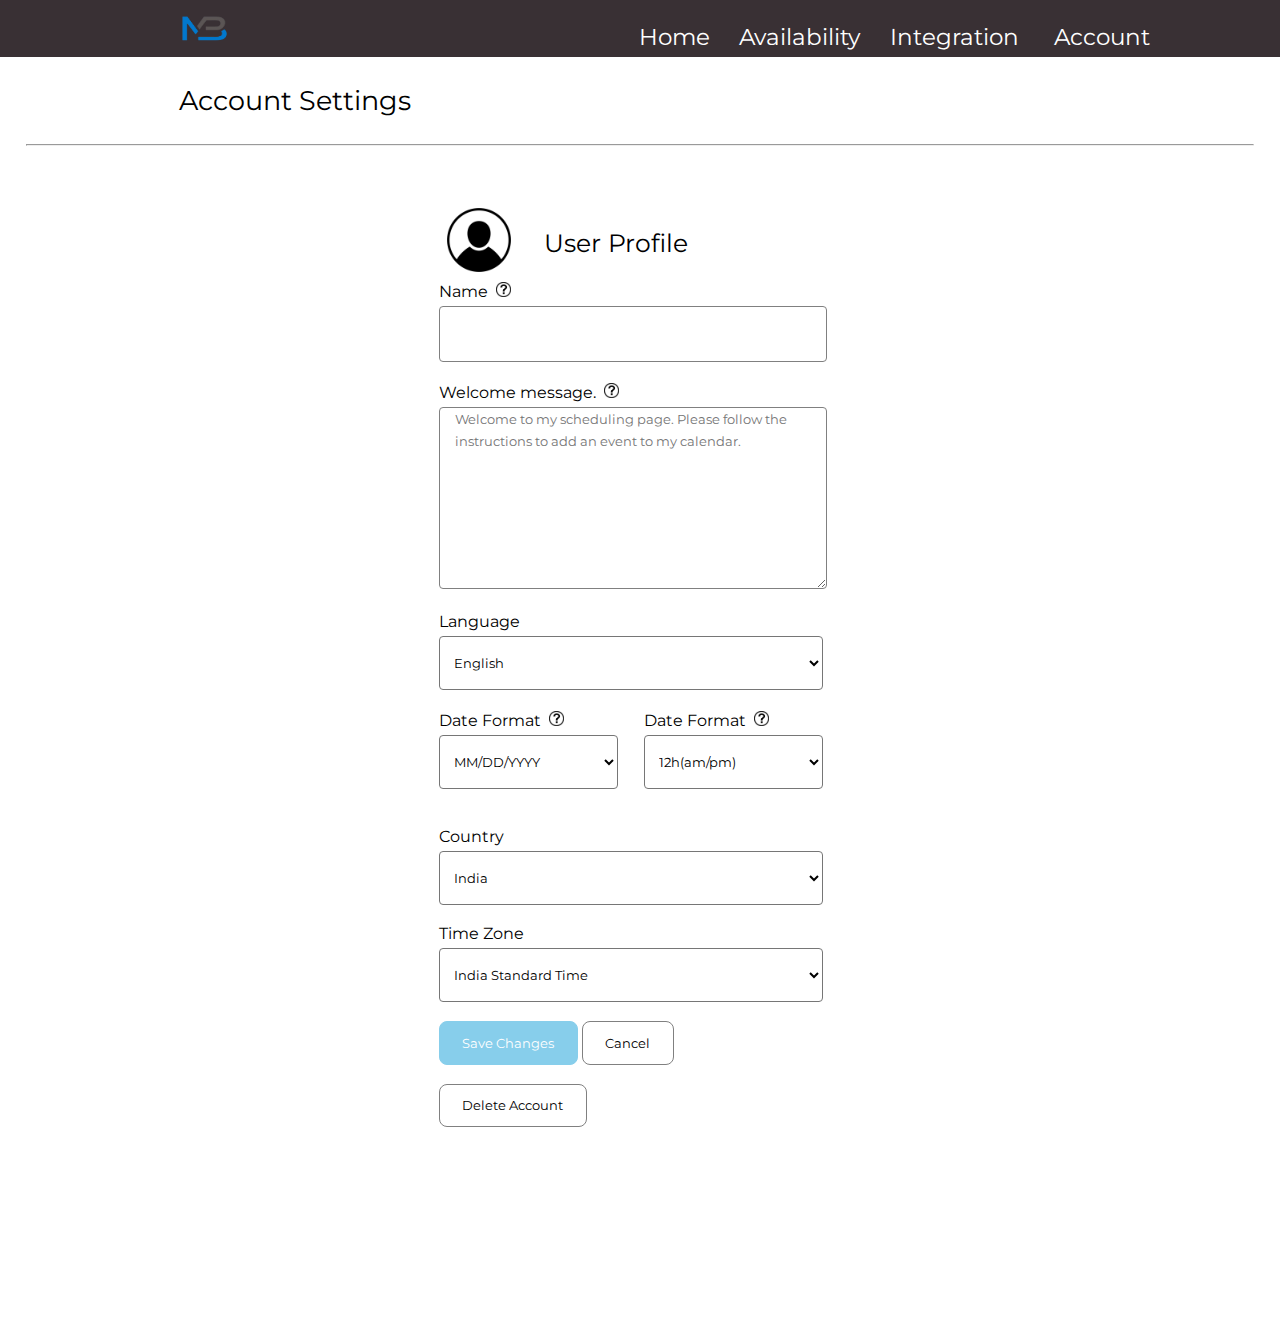
<file: acc_setting.html>
<!DOCTYPE html>
<html lang="en">
  <head>
    <meta charset="UTF-8" />
    <meta http-equiv="X-UA-Compatible" content="IE=edge" />
    <meta name="viewport" content="width=device-width, initial-scale=1.0" />
    <title>User Account</title>
    <link rel="stylesheet" href="./css/sign_header1.css" />
    <link rel="stylesheet" href="./css/acc_setting.css" />
    <script src="js/acc_setting.js"></script>
    <link rel = "icon" href =  "https://assets.calendly.com/assets/favicon-6c298004c5e8a7eb846b3a356bc6d036c1a880e5d22163f4f52a7e3d6bb12109.ico" 
    type = "image/x-icon">
    <link rel="preconnect" href="https://fonts.gstatic.com">
    <link href="https://fonts.googleapis.com/css2?family=Montserrat:wght@100;200;300;400&display=swap" rel="stylesheet">
  </head>
  <body>
    <!-- header start -->
    <div class="header-div">
      <img style="width: 50px; height: 30px"
        src="assets/logo.png"
        id="header-img"
      />
      <div class="header-btn">
        <button id="head-btn1"><a href="user.html">Home</a></button>
        <button id="head-btn1"><a href="ItemEvents.html">Availability</a></button>
        <button id="head-btn1"><a href="#">Integration</a></button>
<!--        <button id="head-btn1"><a href="#">Help</a></button>-->
        <div class="dropdown">
          <button id="head-btn1" class="dropbtn">Account</button>
          <div class="dropdown-content">
            <a href="acc_setting.html">Account Setting</a>
<!--            <a href="#"> Billing</a>-->
            <a href="ItemEvents.html">Calendar Connection</a>
<!--            <a href="#">Users</a>-->
<!--            <a href="#">Privacy And Security Setting</a>-->
<!--            <a href="#">Share your link</a>-->
            <a href="integrations.html">Apps</a>
            <hr class="clear" />
            <a href="login.html" onclick="logout()">Logout</a>
          </div>
        </div>
      </div>
    </div>
    <!-- Header ends -->
    <div id="lbl1"><label>Account Settings</label></div>
    <hr clear="both" />
    <div class="dis_para">
      <div class="acc_btn">
<!--        <button id="btn1" onclick="profile1()">Profile</button>-->
<!--        <button id="btn2" onclick="Brandling()">Branding</button>-->
<!--        <button id="btn3" onclick="link()">My Link</button>-->
<!--        <button id="btn4" onclick="Login()">Login</button>-->
      </div>
      <!--  -->
      <!--  -->
      <div class="dis_form" id="Profile" onclick="profile()" >
        <form id="form1">
          <div class="pics">
            <img src="img/profile.png" id="img1" />
            <div id="p_btn">
<!--              <button-->
<!--                style="-->
<!--                  width: 8vw;-->
<!--                  height: 6vh;-->
<!--                  border-radius: 8px;-->
<!--                  border: 1px solid skyblue;-->
<!--                  background-color: transparent;-->
<!--                  color: skyblue;-->
<!--                  cursor: pointer;-->
<!--                "-->
<!--                onclick="upload()"-->
<!--              >-->
<!--                Upload Picture-->
<!--              </button>-->
              <label style="padding-top: 10px; font-size: 25px">User Profile</label>
            </div>
          </div>
          <div>
            <label>Name</label><img src="img/question.png" id="mark1" /><br />
            <input type="text" id="name1" /><br /><br />

            <label>Welcome message.</label
            ><img src="img/question.png" id="mark1" /><br />

            <textarea
              id="msg1"
              placeholder="Welcome to my scheduling page. Please follow the instructions to add an event to my calendar."
            ></textarea
            ><br /><br />

            <label>Language</label><br />
            <select id="sel-lang">
              <option>English</option>
              <option>French</option>
              <option>Spanish</option>
              <option>German</option>
              <option>Portuguese (Brazil)</option></select
            ><br /><br />

            <div class="time-div">
              <div>
                <label>Date Format</label
                ><img src="img/question.png" id="mark1" /><br />
                <select id="data-id">
                  <option>MM/DD/YYYY</option>
                  <option>DD/MM/YYYY</option>
                </select>
              </div>

              <div style="margin-left: 2vw">
                <label>Date Format</label
                ><img src="img/question.png" id="mark1" /><br />
                <select id="data-id">
                  <option>12h(am/pm)</option>
                  <option>24h</option>
                </select>
              </div>
            </div>
            <br /><br />

            <label>Country</label><br />
            <select id="country">
              <option>India</option>
              <option>Australia</option>
              <option>UAE</option>
              <option>Srilanka</option>
              <option>Brazil</option></select
            ><br /><br />

            <label>Time Zone</label>
            <br />
            <select id="timezone">
              <option>India Standard Time</option>
              <option>Australia</option>
              <option>UAE</option>
              <option>Srilanka</option>
              <option>Brazil</option></select
            ><br /><br />

            <div style="padding-bottom: 200px">
              <button
                id="foot-btn"
                style="
                  color: white;
                  border: 1px solid skyblue;
                  background-color: skyblue;
                "
                onclick="saved()"
              >
                Save Changes
              </button>
              <button id="foot-btn" onclick="cancel()">Cancel</button>
              <br><br>

                <button id="foot-btn" onclick="deleteAcc()">
                    Delete Account
              </button>
            </div>
          </div>
        </form>
      </div>
      <!--  -->
      <!--  -->

      <!-- Branding -->

      <div class="dis_form" id="Branding" onclick="branding()" hidden>
        <label>logo<img src="img/question.png" id="mark1" /></label>
        <div style="border: 1px solid grey; height: 25vh; width: 30vw"></div>
        <button
          id="foot-btn"
          style="
            color: skyblue;
            cursor: pointer;
            margin-top: 10px;
            border: 1px solid skyblue;
          "
          onclick="saved()"
        >
          Upload Image
        </button>

        <label style="margin-left: 4vw">JPG, GIF or PNG. Max size of 5MB.</label
        ><br /><br /><br />
        <label style="cursor: pointer"
          >Calendly Branding<img src="img/question.png" id="mark1"
        /></label>
        <br /><br /><br />
        <button
          id="foot-btn"
          style="
            color: white;
            border: 1px solid skyblue;
            background-color: skyblue;
          "
          onclick="saved()"
        >
          Save Changes
        </button>
        <button id="foot-btn" onclick="cancel()">Cancel</button>
      </div>
      <!-- branding ends -->
    </div>
    <!-- Start of ChatBot (www.chatbot.com) code -->
    <script type="text/javascript">
      window.__be = window.__be || {};
      window.__be.id = "604afaec012e2e000777fe25";
      (function () {
        var be = document.createElement("script");
        be.type = "text/javascript";
        be.async = true;
        be.src =
          ("https:" == document.location.protocol ? "https://" : "http://") +
          "cdn.chatbot.com/widget/plugin.js";
        var s = document.getElementsByTagName("script")[0];
        s.parentNode.insertBefore(be, s);
      })();
    </script>
    <!-- End of ChatBot code -->
  </body>
</html>
</file>
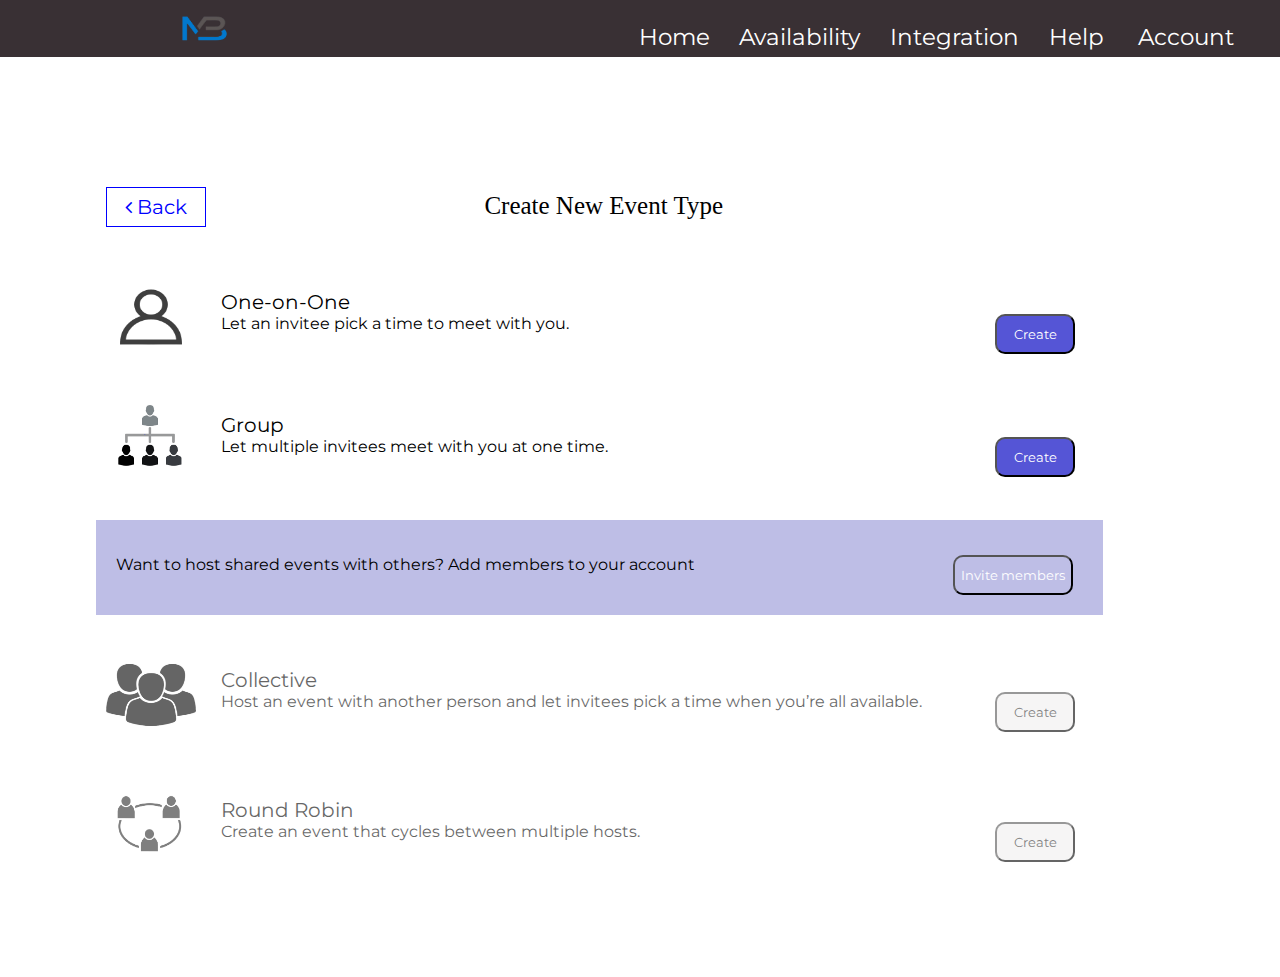
<file: eventpage.html>
<!DOCTYPE html>
<html lang="en">

<head>
    <meta charset="UTF-8">
    <meta http-equiv="X-UA-Compatible" content="IE=edge">
    <meta name="viewport" content="width=device-width, initial-scale=1.0">
    <link rel="stylesheet" href="https://cdnjs.cloudflare.com/ajax/libs/font-awesome/4.7.0/css/font-awesome.min.css">
    <link rel="stylesheet" href="./css/eventpage.css">
    <title>Document</title>
    <link rel="stylesheet" href="./css/sign_header1.css" />
    <link rel = "icon" href =  "https://assets.calendly.com/assets/favicon-6c298004c5e8a7eb846b3a356bc6d036c1a880e5d22163f4f52a7e3d6bb12109.ico" 
    type = "image/x-icon">
    <link rel="preconnect" href="https://fonts.gstatic.com">
    <link href="https://fonts.googleapis.com/css2?family=Montserrat:wght@100;200;300;400&display=swap" rel="stylesheet">
</head>

<body>
 <!-- header start -->
 <div class="header-div">
    <img
            style="height: 30px; width: 50px"
      src="assets/logo.png"
      id="header-img"
    />
    <div class="header-btn">
      <button id="head-btn1"><a href="./user.html">Home</a></button>
      <button id="head-btn1"><a href="#">Availability</a></button>
      <button id="head-btn1"><a href="#">Integration</a></button>
      <button id="head-btn1"><a href="#">Help</a></button>
      <div class="dropdown">
        <button id="head-btn1" class="dropbtn">Account</button>
        <div class="dropdown-content">
          <a href="acc_setting.html">Account Setting</a>
          <a href="#"> Billing</a>
          <a href="#">Calendar Connection</a>
          <a href="#">Users</a>
          <a href="#">Privacy And Security Setting</a>
          <a href="#">Share your link</a>
          <a href="#">Apps</a>
          <hr class="clear" />
          <a href="login.html" onclick="logout()">Logout</a>
        </div>
      </div>
    </div>
  </div>
  <!-- Header ends -->
    <div id="eve-cont">
        <div id="eve-top1">
            <button id="eve-back"><i class="fa fa-angle-left" style="color: blue"><a href="user.html" style="font-size:20px; color: blue;"> Back</a></i></button>
            <span id="eve-type">Create New Event Type</span>
        </div>

        <div id="eve-grid">
            <div id="eve-top2">
                <img src="assets/oneonone.png"
                    alt="image">
                <span class="eve-span">
                    <p>One-on-One</p>
                    Let an invitee pick a time to meet with you.
                </span>
                <button onclick="redirect()">Create</button>
            </div>



            <div id="eve-top3">
                <img src="assets/group.png"
                    alt="image">
                <span class="eve-span">
                    <p>Group</p>
                    Let multiple invitees meet with you at one time.
                </span>
                <button onclick="redirect()">Create</button>
            </div>

            <div id="eve-top4"><span>Want to host shared events with others? Add members to your account</span>
                <button id="eve-invite">Invite members</button>
            </div>

            <div id="eve-top5">
                <img src="assets/collective.png"
                    alt="image">
                <span class="eve-span">
                    <p>Collective</p>Host an event with another person and let invitees pick a time when you’re all
                    available.
                </span>
                <button class="eve-greybtn">Create</button>
            </div>


            <div id="eve-top6">
                <img src="assets/round%20robin.png"
                    alt="image">
                <span class="eve-span">
                    <p>Round Robin</p>
                    Create an event that cycles between multiple hosts.
                </span>
                <button>Create</button>
            </div>



        </div>
    </div>
    <script type="text/javascript" src="./js/form.js"></script>
<!-- Start of ChatBot (www.chatbot.com) code -->
<script type="text/javascript">
    window.__be = window.__be || {};
    window.__be.id = "604afaec012e2e000777fe25";
    (function () {
      var be = document.createElement("script");
      be.type = "text/javascript";
      be.async = true;
      be.src =
        ("https:" == document.location.protocol ? "https://" : "http://") +
        "cdn.chatbot.com/widget/plugin.js";
      var s = document.getElementsByTagName("script")[0];
      s.parentNode.insertBefore(be, s);
    })();
  </script>
  <!-- End of ChatBot code -->
</body>

</html>
</file>
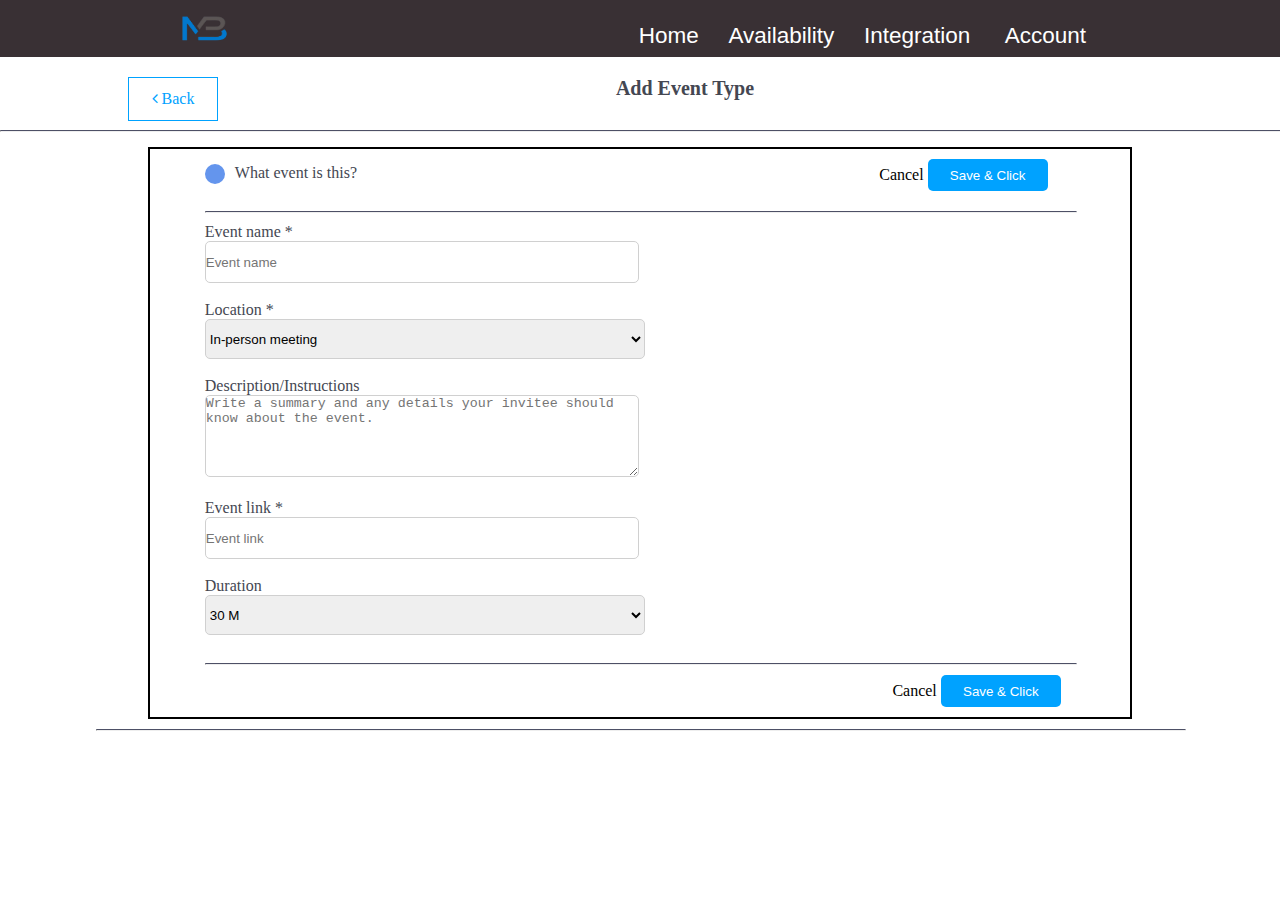
<file: form.html>
<!DOCTYPE html>
<html lang="en">
<head>
    <meta charset="UTF-8">
    <meta http-equiv="X-UA-Compatible" content="IE=edge">
    <meta name="viewport" content="width=device-width, initial-scale=1.0">
    <link rel="preconnect" href="https://fonts.gstatic.com">
    <link href="https://fonts.googleapis.com/css2?family=Montserrat:wght@100;200;300;400&display=swap" rel="stylesheet">
    <title>Calendly</title>
    <link rel="stylesheet" href="./css/form.css">
    <link rel="stylesheet" href="https://cdnjs.cloudflare.com/ajax/libs/font-awesome/4.7.0/css/font-awesome.min.css">
    <link rel = "icon" href =  "https://assets.calendly.com/assets/favicon-6c298004c5e8a7eb846b3a356bc6d036c1a880e5d22163f4f52a7e3d6bb12109.ico" 
    type = "image/x-icon">
    <link rel="stylesheet" href="./css/sign_header1.css" />
</head>
<body>
     <!-- header start -->
 <div class="header-div">
    <img style="height: 30px; width: 50px"
      src="assets/logo.png"
      id="header-img"
    />
    <div class="header-btn">
      <button id="head-btn1"><a href="./user.html">Home</a></button>
      <button id="head-btn1"><a href="ItemEvents.html">Availability</a></button>
      <button id="head-btn1"><a href="integrations.html">Integration</a></button>
<!--      <button id="head-btn1"><a href="#">Help</a></button>-->
      <div class="dropdown">
        <button id="head-btn1" class="dropbtn">Account</button>
        <div class="dropdown-content">
          <a href="acc_setting.html">Account Setting</a>
          <a href="#"> Billing</a>
          <a href="#">Calendar Connection</a>
          <a href="#">Users</a>
          <a href="#">Privacy And Security Setting</a>
          <a href="#">Share your link</a>
          <a href="#">Apps</a>
          <hr class="clear" />
          <a href="login.html" onclick="logout()">Logout</a>
        </div>
      </div>
    </div>
  </div>
  <!-- Header ends -->
  <div id="top_cont">
    <button id="back_button"><i class="fa fa-angle-left"> Back</i></button>
    <h1>Add Event Type</h1>
</div>
<hr class="clear">
    <main>
        
        <div id="form_container">
            <div id="form_top">
                <div id="round_color"></div>
                <p>What event is this?</p>       
                <div class="save_cont">
                    <a href="./user.html">Cancel</a>
                    <button  id="save_click2">Save & Click</button>
                </div>
            </div>
            <hr>
            <div>
                <label for="event_name">Event name *</label><br>
                <input id="event_name" type="text" placeholder="Event name"><br><br>
                <label for="Location">Location *</label><br>
                <select name="select" id="Location">
                    <option value="In-person meeting">In-person meeting</option>
                    <option value="Phone call">Phone call</option>
                    <option value="Google Meet">Google Meet</option>
                    <option value="Zoom">Zoom</option>
                    <option value="Microsoft Teams">Microsoft Teams</option>
                    <option value="GoToMeeting">GoToMeeting</option>
                    <option value="Custom">Custom</option>
                    <option value="Ask Invitee">Ask Invitee</option>
                </select><br><br>
                <label for="event_name">Description/Instructions</label><br>
                <textarea id="desc_box" type="text" placeholder="Write a summary and any details your invitee should know about the event."></textarea><br><br>
                <label for="event_link">Event link *</label><br>
                <input type="text" id="event_link" placeholder="Event link"><br><br>
                <label for="time_duration">Duration</label><br>
                <select name="duration" id="time_duration">
                    <option value="30 M">30 M</option>
                    <option value="1 Hr">1 Hr</option>
                    <option value="1.30 Hr">1.30 Hr</option>
                    <option value="2.00 Hr">2.00 Hr</option>
                </select><br><br>
            </div>
            <hr>
            <div class="save_cont">
                <a href="./user.html">Cancel</a>
                <button  id="save_click">Save & Click</button>
            </div>
        </div>
        <hr>
    </main>
    <script type="text/javascript" src="./js/form.js"></script>
    <!-- Start of ChatBot (www.chatbot.com) code -->
    <script type="text/javascript">
        window.__be = window.__be || {};
        window.__be.id = "604afaec012e2e000777fe25";
        (function () {
          var be = document.createElement("script");
          be.type = "text/javascript";
          be.async = true;
          be.src =
            ("https:" == document.location.protocol ? "https://" : "http://") +
            "cdn.chatbot.com/widget/plugin.js";
          var s = document.getElementsByTagName("script")[0];
          s.parentNode.insertBefore(be, s);
        })();
      </script>
      <!-- End of ChatBot code -->
</body>
</html>
</file>
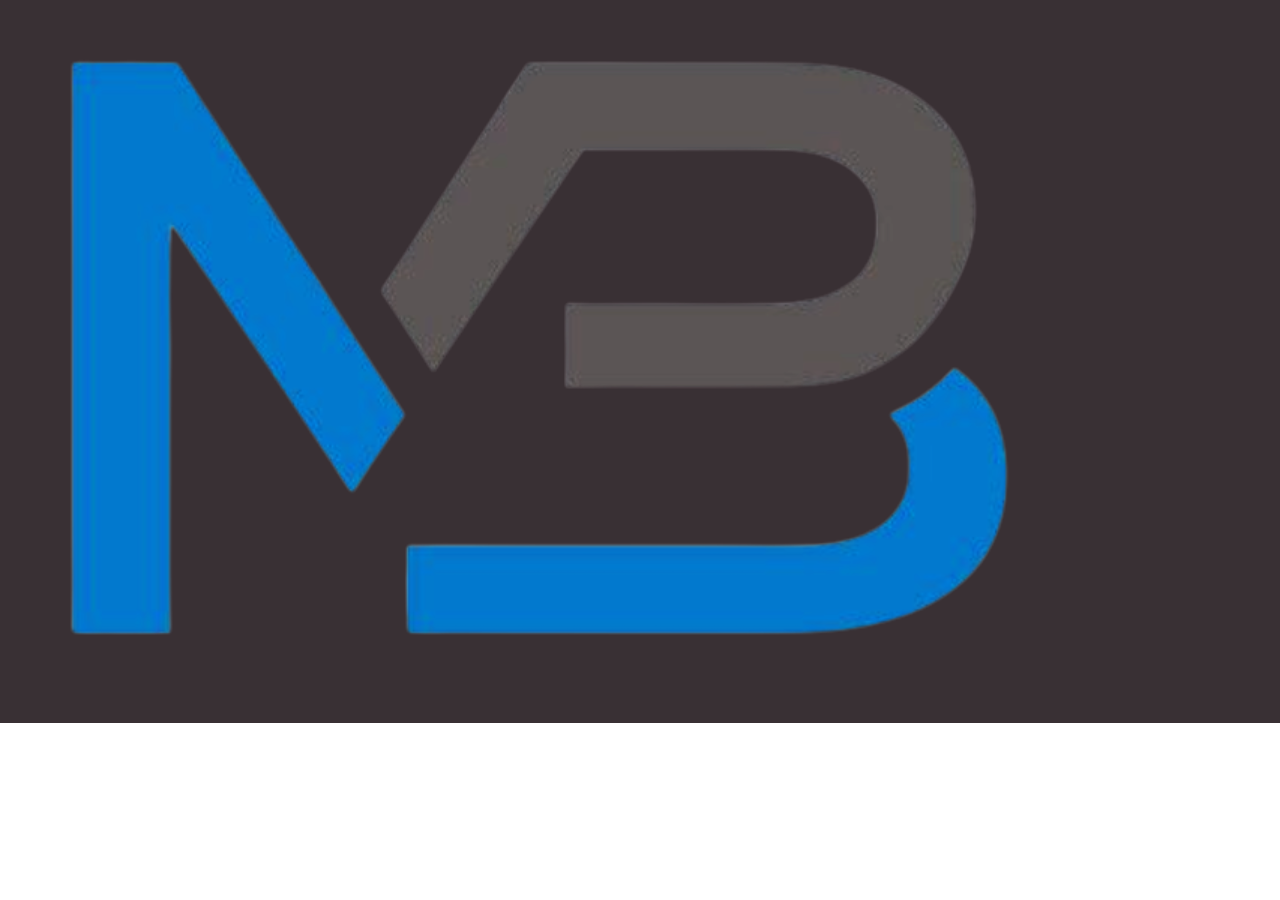
<file: home.html>
<!DOCTYPE html>
<html lang="en">
  <head>
    <meta charset="UTF-8" />
    <meta http-equiv="X-UA-Compatible" content="IE=edge" />
    <meta name="viewport" content="width=device-width, initial-scale=1.0" />
    <title>Header</title>
    <link rel="stylesheet" href="./css/sign_header1.css" />
    <link rel = "icon" href =  "https://assets.calendly.com/assets/favicon-6c298004c5e8a7eb846b3a356bc6d036c1a880e5d22163f4f52a7e3d6bb12109.ico" 
    type = "image/x-icon">
    <link rel="preconnect" href="https://fonts.gstatic.com">
    <link href="https://fonts.googleapis.com/css2?family=Montserrat:wght@100;200;300;400&display=swap" rel="stylesheet">
  </head>
  <body>
    <div class="header-div">
      <img
        src="assets/logo.png"
      />
      <div class="header-btn">
        <button id="head-btn1"><a href="#">Home</a></button>
        <button id="head-btn1"><a href="#">Availability</a></button>
        <button id="head-btn1"><a href="#">Integration</a></button>
        <button id="head-btn1"><a href="#">Help</a></button>
        <div class="dropdown">
          <button id="head-btn1" class="dropbtn">Account</button>
          <div class="dropdown-content">
            <a href="acc_setting.html">Account Setting</a>
            <a href="#"> Billing</a>
            <a href="#">Calendar Connection</a>
            <a href="#">Users</a>
            <a href="#">Privacy And Security Setting</a>
            <a href="#">Share your link</a>
            <a href="#">Apps</a>
            <hr class="clear" />
            <a href="./index.html">Logout</a>
          </div>
        </div>
      </div>
    </div>
  </body>
</html>
</file>
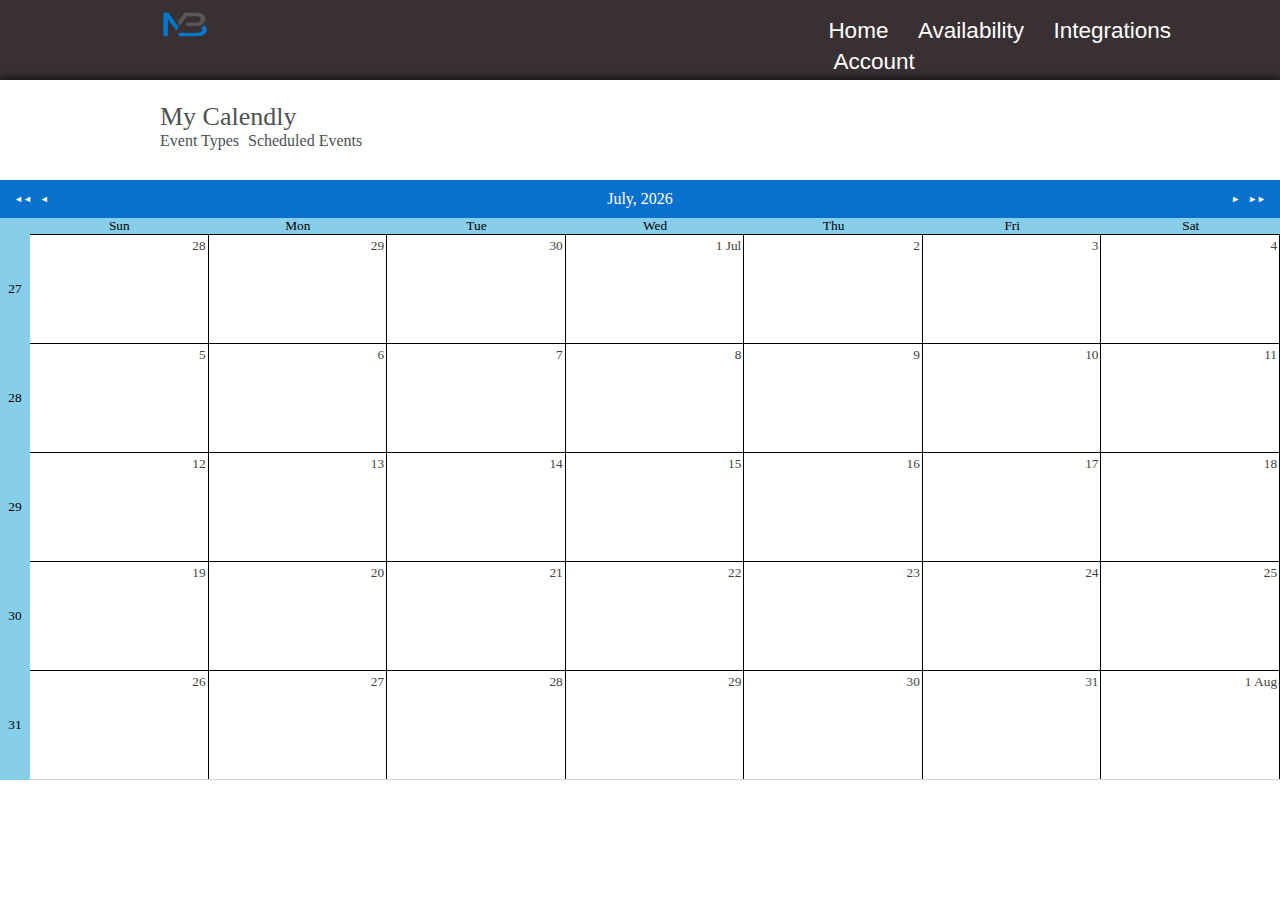
<file: ItemEvents.html>
<!DOCTYPE html>
<html lang="en">

<head>
    <meta charset="UTF-8">
    <meta http-equiv="X-UA-Compatible" content="IE=edge">
    <meta name="viewport" content="width=device-width, initial-scale=1.0">
    <link rel="preconnect" href="https://fonts.gstatic.com">
    <link href="https://fonts.googleapis.com/css2?family=Montserrat:wght@100;200;300;400&display=swap" rel="stylesheet">
    <title>Calendly</title>
    <link rel="stylesheet" href="./css/sky.css">
    <link rel="stylesheet" href="https://cdnjs.cloudflare.com/ajax/libs/font-awesome/4.7.0/css/font-awesome.min.css">
    <link rel = "icon" href =  "https://assets.calendly.com/assets/favicon-6c298004c5e8a7eb846b3a356bc6d036c1a880e5d22163f4f52a7e3d6bb12109.ico"
          type = "image/x-icon">
    <link rel="stylesheet" href="./css/sign_header1.css" />
    <link rel="stylesheet" href="./css/footer.css">

</head>

<body>
<!-- header start -->
<div class="header-div">
    <img style="padding-left: 160px; height: 30px; width: 50px; padding-top: 10px; padding-right: 210px"
         src="assets/logo.png"
         alt=""
    />
    <div class="header-btn">
        <button id="head-btn1"><a href="./user.html">Home</a></button>
        <button id="head-btn1"><a href="ItemEvents.html">Availability</a></button>
        <button id="head-btn1"><a href="integrations.html">Integrations</a></button>
        <!--      <button id="head-btn1"><a href="#">Help</a></button>-->
        <div class="dropdown">
            <button id="head-btn1" class="dropbtn">Account</button>
            <div class="dropdown-content">
                <a href="acc_setting.html">Account Setting</a>
                <!--          <a href="#"> Billing</a>-->
                <a href="ItemEvents.html">Calendar Connection</a>
                <!--          <a href="#">Users</a>-->
                <!--          <a href="#">Privacy And Security Setting</a>-->
                <!--          <a href="#">Share your link</a>-->
                <a href="integrations.html">Apps</a>
                <hr class="clear" />
                <a href="index.html" onclick="logout()">Logout</a>
            </div>
        </div>
    </div>
</div>
<!-- Header ends -->
<main>
    <div id="top_cont" style="padding-left: 160px">
        <p>My Calendly</p>
<!--        <button id="create">+ Create</button>-->
        <div id="links">
            <a href="user.html" style="padding-right: 5px; color: #4d5055">Event Types</a>
            <a href="ItemEvents.html" style="color: #4d5055">Scheduled Events</a>
            <!--                <a href="#">Workflows</a>-->

        </div>
    </div>
</main>


    <div id="calendar" style="height: 600px; width: 100%"></div>
    <div id="alrt" style="margin-left: 45%"></div>

    <script src="./js/MindFusion.Scheduling.js" type="text/javascript"></script>
    <script src="./js/ItemEvents.js" type="text/javascript"></script>
</body>
</html>
</file>
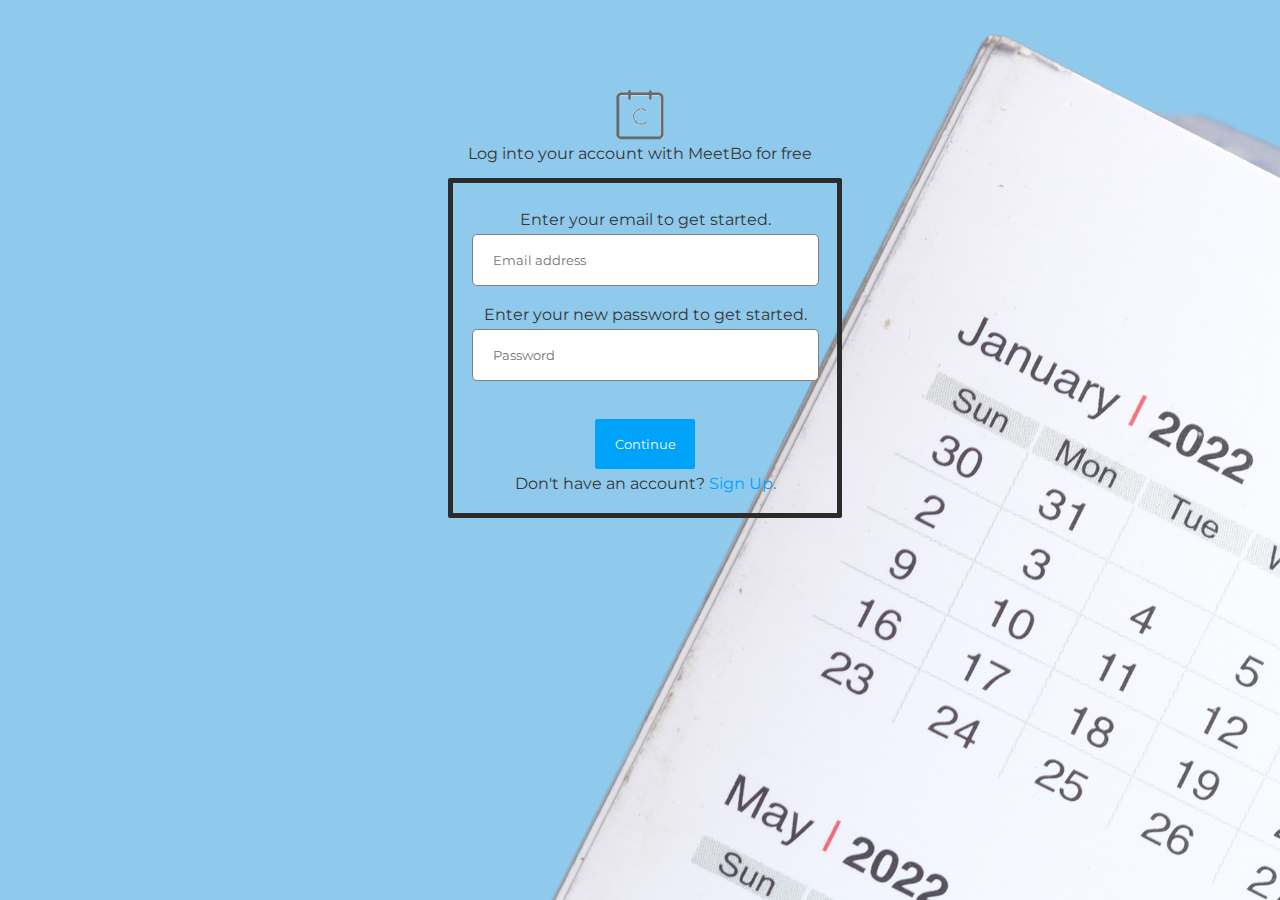
<file: login.html>
<!DOCTYPE html>
<html lang="en">
  <head>
    <meta charset="UTF-8" />
    <meta http-equiv="X-UA-Compatible" content="IE=edge" />
    <meta name="viewport" content="width=device-width, initial-scale=1.0" />
    <title>Log in</title>
    <script src="js/login.js"></script>
    <link rel="stylesheet" href="css/login.css" />
    <link rel = "icon" href =  "https://assets.calendly.com/assets/favicon-6c298004c5e8a7eb846b3a356bc6d036c1a880e5d22163f4f52a7e3d6bb12109.ico" 
    type = "image/x-icon">
    <link rel="preconnect" href="https://fonts.gstatic.com">
    <link href="https://fonts.googleapis.com/css2?family=Montserrat:wght@100;200;300;400&display=swap" rel="stylesheet">
  </head>
  <body style="background-image: url('assets/background.png')">
    <div class="pages">
      <img src="img/logo.png" />
      <p>Log into your account with MeetBo for free</p>
    </div>
    <div class="page" style="text-align: center">
      <p style="padding-bottom: 5px">Enter your email to get started.</p>
      <input
        type="text"
        placeholder="Email address"
        id="email"
      />
      <br><br>
      <p style="padding-bottom: 5px">Enter your new password to get started.</p>
      <input type="password" placeholder="Password" id="password" />
      <br /><br /><br />
      <button id="btn1" onclick="submit()">Continue</button>
      <p style="padding-top: 5px">Don't have an account? <a href="signup.html" style="color: #00A2FF;">Sign Up.</a></p>
    </div>
<!--    <div class="dropdown">-->
<!--      <button onclick="myFunction()" class="dropbtn">-->
<!--        English <i class="arrow down"></i>-->
<!--      </button>-->
<!--      <div id="myDropdown" class="dropdown-content">-->
<!--        <a href="#">Deautch</a>-->
<!--        <a href="#">Portugues (Brazil)</a>-->
<!--        <a href="#">Francias</a>-->
<!--      </div>-->
<!--    </div>-->
  </body>
</html>
</file>
<file: css/sign_header1.css>
* {
  padding: 0%;
  margin: 0%;
}
.header-div {
  background-color: #393034;
  display: flex;
  flex-direction: row;
}
#header-img {
  padding-top: 1.5vh;
  padding-bottom: 1.5vh;
  padding-left: 14vw;
  height: 35px;
  width: 35px;
}
.header-btn {
  padding-top: 2vh;
  margin-left: 30vw;
}
#head-btn1 {
  background-color: transparent;
  border: none;
  margin-left: 2vw;
  font-size: 2.5vh;
}
.dropbtn {
  background-color: #4caf50;
  color: white;
  padding: 5px;
  font-size: 16px;
  border-radius: 5px;
}
.dropdown {
  position: relative;
  display: inline-block;
}
.dropdown-content {
  display: none;
  border-radius: 5px;
  position: absolute;
  background-color: #f1f1f1;
  min-width: 250px;
  box-shadow: 0px 8px 16px 0px rgba(0, 0, 0, 0.2);
  z-index: 1;
}

.dropdown-content a {
  color: black;
  padding: 12px 16px;
  text-decoration: none;
  display: block;
}

.dropdown-content a:hover {
  background-color: #ddd;
}

.dropdown:hover .dropdown-content {
  display: block;
}

.dropdown:hover .dropbtn {
  background-color: #3e8e41;
}
a {
  text-decoration: none;
  color: white;
}
</file>
<file: css/acc_setting.css>
* {
  margin: 0%;
  padding: 0%;
  font-family: 'Montserrat', sans-serif;
}
#lbl1 {
  margin-top: 3vh;
  font-size: 3vh;
  margin-left: 14vw;
  padding-bottom: 3vh;
}
hr {
  margin-left: 2vw;
  margin-right: 2vw;
  border: 0.1px thin grey;
}
.display1 {
  display: none;
}
.dis_para {
  display: flex;
  flex-direction: row;
  width: 90vw;
}
.acc_btn {
  margin-left: 13vw;
  display: flex;
  flex-direction: column;
  width: 10vw;
  margin-top: 3vh;
}
#btn1,
#btn2,
#btn3,
#btn4 {
  height: 6vh;
  width: 20vh;
  margin-top: 1vh;
  background-color: transparent;
  border: none;
  cursor: pointer;
  text-align: left;
}
.dis_form {
  width: 60vw;
  margin-top: 4vh;
  margin-left: 10vw;
  padding-top: 2vh;
  padding-left: 2vw;
}
#img1 {
  width: 80px;
  height: 80px;
  border-radius: 200px;
  cursor: pointer;
}
.pics {
  display: flex;
  flex-direction: row;
}
#mark1 {
  width: 15px;
  padding-top: 2px;
  padding-left: 8px;
}
#p_btn {
  display: flex;
  flex-direction: column;
  margin-left: 2vw;
  margin-top: 2vh;
}
#name1 {
  width: 29vw;
  height: 6vh;
  border-radius: 4px;
  padding-left: 15px;
  background-color: transparent;
  border: 1px solid grey;
  margin-top: 5px;
}

textarea {
  width: 29vw;
  height: 20vh;
  border-radius: 4px;
  padding-left: 15px;
  background-color: transparent;
  border: 1px solid grey;
  margin-top: 5px;
  line-height: 22px;
}
#sel-lang {
  width: 30vw;
  background-color: transparent;
  height: 6vh;
  margin-top: 5px;
  border-radius: 4px;
  padding-left: 10px;
}
.time-div {
  display: flex;
  flex-direction: row;
}
#data-id {
  width: 14vw;
  background-color: transparent;
  height: 6vh;
  margin-top: 5px;
  border-radius: 4px;
  padding-left: 10px;
}

#country {
  width: 30vw;
  background-color: transparent;
  height: 6vh;
  margin-top: 5px;
  border-radius: 4px;
  padding-left: 10px;
}

#timezone {
  width: 30vw;
  background-color: transparent;
  height: 6vh;
  margin-top: 5px;
  border-radius: 4px;
  padding-left: 10px;
}
#foot-btn {
  padding-left: 2.5vh;
  padding-right: 2.5vh;
  padding-top: 1vw;
  padding-bottom: 1vw;
  cursor: pointer;
  border-radius: 8px;
  background-color: transparent;
  border: 1px solid grey;
}
</file>
<file: css/eventpage.css>
#eve-cont{
    width: 85%;
    margin: auto;
    min-height: 800px;
    margin-top: 120px;
    
}
*{
    font-family: 'Montserrat', sans-serif;
}



#eve-top1{

    width: 90%;
    height: 60px;
    margin-bottom: 30px;
    /* margin-top: 100px; */
    /* margin: auto */

}
#eve-top1>button{
    
    width: 100px;
    height: 40px;
    padding-top: 0px;
    font-size: 20px;
    margin: 10px;

}
#eve-top1>span{
    /* float: right; */
    /* margin-right: 450px; */
    font-size: 25px;
    width: 300px;
    height: 60px;
    margin-left: 27%;
}

#eve-grid{
    
    display: grid;
    grid-template: "a"
    "b"
    "c"
    "d"
    "e";
    
}
#eve-top2{
    grid-area: a;
    min-height: 100px;
    width: 90%;
}
#eve-top3{
    grid-area: b;
    min-height: 100px;
    padding-bottom: 30px;
    width: 90%;
    margin-top: 23px;
}
#eve-top4{
    width: 88%;
    grid-area: c;
    min-height: 60px;
    background:rgb(190, 190, 230);
    padding-top: 35px;
    padding-left: 20px;
    font-size: 16px;
    font-family: Arial, Helvetica, sans-serif;
    padding-right: 30px;


}
#eve-top5{
    width: 90%;
    grid-area: d;
    padding-top: 30px;
    padding-bottom: 30px;
    opacity: 0.6;
}
button{
    background-color: rgb(236, 234, 234);
}
#eve-top6{
    width: 90%;
    grid-area: e;
    min-height: 100px;
    padding-bottom: 30px;
    opacity: 0.6;
}

#eve-grid img{
    margin: 10px;
    float: left;
    margin-right: 25px;
   
    width: 90px;
    height: 80px;
}
#eve-grid button{
    /* margin: 10px; */
    float: right;
    width: 80px;
    background: rgb(85, 85, 214);
    min-height: 40px;
    font-size: 13px;
    color: white;
    border-radius: 10px;

}
#eve-grid p{
 margin-top: 23px;
 font-size: 20px;
}
#eve-top4 #eve-invite{
    width: 120px;
    background: rgb(190, 190, 230);;
}
#eve-back{
    border:1px solid blue;
    background: white;
    
    
}
#eve-type{
    font-family: Georgia, 'Times New Roman', Times, serif;
}
#eve-top6 button{
    background-color: rgb(241, 240, 240);
    color: rgb(48, 47, 47);
}
#eve-top5 button{
    background-color: rgb(241, 240, 240);
    color: rgb(48, 47, 47);

}
</file>
<file: css/form.css>
main{
    width: 85%;
    margin: auto;
    color:#444752;
    margin-top: 15px;
}
main a{
    color: black;
}
#top_cont{
    width: 80%;
    margin: auto;
    margin-top: 20px;
    margin-bottom: 30px;
}
#top_cont h1{
    font-size: 20px;
    color:#444752;
    text-align: center;
    /* margin-top: px; */
    
}
#top_cont button{
    width: 90px;
    height: 44px;
    color: #00A2FF;
    background-color: white;
    border: 1px solid #00A2FF;
    float: left;
    font-size: 16px;
}
#top_cont p{
    float: right;
}
.clear{
    clear: both;
}
hr{
    border-top: 1px solid #4d5066;
    width: 100%;
    margin-top: 10px;
    margin-bottom: 10px;
}
.save_cont button{
    background-color: #00A2FF;
    color: white;
    width: 120px;
    height: 32px;
    border: 1px solid transparent;
    border-radius: 5px;
    margin-bottom: 10px;
}
#form_container{
    width: 80%;
    margin: auto;
    border:2px solid black;
    padding-left: 5%;
    padding-right: 5%;
}
*:focus {
    outline:0 !important;
}
.save_cont{
    margin-left: 79%;
}
#form_top{
    display: flex;
}
#form_top .save_cont{
    margin-top: 10px;
    margin-left: 60%;
}
#round_color{
    width: 20px;
    height: 20px;
    border-radius: 50%;
    background-color: cornflowerblue;
    margin-top: 15px;
}
#form_top p{
    margin-left: 10px;
    margin-top: 15px;
}
#form_container input,select,textarea{
    width: 432px;
    border-radius: 5px;
    border: 1px solid #d0d0d0;
}
#form_container select{
    width: 440px;
}
#form_container input,select{
    height: 40px;
}
#form_container textarea{
    height: 80px;
}
</file>
<file: css/sky.css>
.mfp-planner.peach .mfp-cue {
    float: left;
    width: auto;
    margin: 0;
}

.mfp-planner.peach .mfp-cue>i {
    border: none;
    transform: none;
    -webkit-transform: none;
}

.mfp-planner.peach .mfp-cue>i:before {
    content: '...';
}

.mfp-planner.peach .mfp-selection {
    background-color: rgb(125, 212, 246);
}


#top_cont{
    background-color: white;
    height: 100px;
    /* padding: 10px; */
    box-shadow: 0px 0px 10px black;
}
#top_cont p{
    margin-top:2%;
    float: left;
    color: #4d5055;
    font-size: 26px;
}
#top_cont button{
    margin-top:2%;
    background-color: #00A2FF;
    color: white;
    width: 100px;
    height: 35px;
    border: 1px solid #00A2FF;
    border-radius: 5px;
    float: right;
}

a:hover{
    color: #00A2FF;
}

#links{
    clear: both;
}

/**
* Popup forms styles
*/

.mfp-popup.peach {
    color: #444;
    box-shadow: 4px 4px 4px rgba(0, 0, 0, 0.35);
    font-family: Verdana, Arial, Sans-Serif;
    font-size: 8pt;
    background: #fff;
    border: solid 1px skyblue;
}

.mfp-popup.peach .mfp-popup-header {
    color: #fff;
    background-color: #E2806C;
    border-color: #fff;
}

.mfp-popup.peach .mfp-popup-header a.mfp-close-button {
    opacity: 0.6;
    filter: alpha(opacity=60);
}

.mfp-popup.peach .mfp-popup-header a.mfp-close-button:before {
    content: 'x';
}

.mfp-popup.peach .mfp-popup-header a.mfp-close-button:hover {
    opacity: 1;
    filter: alpha(opacity=100);
}

.mfp-popup.peach .mfp-popup-content {
    margin: 10px 13px;
}

.mfp-popup.peach .mfp-popup-title {
    color: #444;
}

.mfp-popup.peach a.mfp-button {
    display: inline-block;
    position: relative;
    width: 92px;
    height: 24px;
    line-height: 24px;
    margin: 0 5px;
    color: #444;
    background-color: #fff;
    border: solid 1px #E2806C;
    text-align: center;
}

.mfp-popup.peach a.mfp-button:hover {
    color: #444;
    background-color: #fff;
    border: solid 1px #f6be84;
}

.mfp-popup.peach .mfp-popup-content .mfp-text-area,
.mfp-popup.peach .mfp-popup-content .mfp-text-box,
.mfp-popup.peach .mfp-popup-content .mfp-dropDown-list,
.mfp-popup.peach .mfp-popup-content .mfp-checkbox-list {
    border: 1px solid #E2806C;
    vertical-align: middle;
    box-sizing: border-box;
    padding: 4px;
    color: #444;
    font-family: Verdana, Arial, Sans-Serif;
}

.mfp-popup.peach .mfp-popup-content .mfp-text-area:hover,
.mfp-popup.peach .mfp-popup-content .mfp-text-box:hover,
.mfp-popup.peach .mfp-popup-content .mfp-dropDown-list:hover,
.mfp-popup.peach .mfp-popup-content .mfp-checkbox-list:hover {
    border: solid 1px #f6be84;
}

.mfp-popup.peach .mfp-popup-content label {
    vertical-align: middle;
    margin-left: 3px;
    margin-right: 6px;
}

.mfp-popup.peach .mfp-popup-content .mfp-hr-line {
    border-bottom: solid 1px #E2806C;
    margin: 0 0 8px 0;
    padding: 0 0 8px 0;
}

.mfp-popup.peach .mfp-popup-content .mfp-checkbox-list {
    display: inline-block;
    width: 200px;
    height: 100px;
    overflow: auto;
    border: 1px solid #E2806C;
    background-color: #fff;
    color: #444;
    padding: 1px;
    margin-left: 6px;
}

.mfp-popup.peach .mfp-popup-content .mfp-date-box .mfp-dropdown-button,
.mfp-popup.peach .mfp-popup-content .mfp-time-box .mfp-dropdown-button {
    display: inline-block;
    cursor: pointer;
    height: 23px;
    margin: 0 !important;
    text-decoration: none;
    width: 22px;
    vertical-align: middle;
}

.mfp-popup.peach .mfp-dtpicker {
    background-color: #fff;
    border: solid 1px #E2806C;
}

.mfp-popup.peach .mfp-dtpicker .mfp-dtpicker-header td:hover {
    cursor: pointer;
    color: #444;
    background-color: #fff;
}

.mfp-popup.peach .mfp-dtpicker .mfp-dtpicker-content td {
    padding: 3px;
}

.mfp-popup.peach .mfp-dtpicker .mfp-dtpicker-content td.mfp-dtp-padding {
    color: #444;
}

.mfp-popup.peach .mfp-dtpicker .mfp-dtpicker-content td.mfp-dtp-today {
    border: 1px solid #E2806C;
}

.mfp-popup.peach .mfp-dtpicker .mfp-dtpicker-content td.mfp-dtp-selected {
    border: solid 1px #E2806C;
    padding: 1px;
    background-color: #fff;
}

.mfp-popup.peach .mfp-dtpicker .mfp-dtpicker-content td:hover {
    background-color: #f6be84;
    opacity: 0.6;
    filter: alpha(opacity=60);
    color: #444;
}


/**
* Horizontal list view styles
*/

.mfp-list-view.peach,
.mfp-list-view.peach .mfp-bg-cell-header,
.mfp-list-view.peach .mfp-header-group,
.mfp-list-view.peach .mfp-bg-cell:not(:last-child) {
    border: none;
}

.mfp-list-view.peach .mfp-header {
    color: #fff;
    background-color: #E2806C;
}

.mfp-list-view.peach .mfp-header-group {
    color: #fff;
    background-color: #E2806C;
    text-align: center;
    vertical-align: middle;
    width: 50px;
}

.mfp-list-view.peach .mfp-bg-cell-header {
    color: #444;
    text-align: right;
    font-size: smaller;
    padding: 2px;
}

.mfp-list-view.peach .mfp-content .mfp-wrap .mfp-bg-row .mfp-bg-cell {
    border-right: 1px solid #E2806C;
}

.mfp-list-view.peach .mfp-content .mfp-wrap .mfp-bg-row {
    border-bottom: 1px solid #f6be84;
}


/**
* Horizontal timetable view styles
*/

.mfp-horizontal-timetable-view.peach,
.mfp-horizontal-timetable-view.peach .mfp-header,
.mfp-horizontal-timetable-view.peach .mfp-header-timeline,
.mfp-horizontal-timetable-view.peach .mfp-column {
    border: none;
}

.mfp-horizontal-timetable-view.peach .mfp-header {
    background-color: #E2806C;
    color: #fff;
}

.mfp-horizontal-timetable-view.peach .mfp-header .mfp-title-table td.mfp-group-row {
    background-color: #fff;
    color: #E2806C;
    font-size: smaller;
}

.mfp-horizontal-timetable-view.peach .mfp-header .mfp-title-table td.mfp-group-row>td {
    padding: 5px;
}

.mfp-horizontal-timetable-view.peach .mfp-header .mfp-title-table td.mfp-item-row,
.mfp-horizontal-timetable-view.peach .mfp-header .mfp-title-table td.mfp-empty-row {
    background-color: #f6be84;
}

.mfp-horizontal-timetable-view.peach .mfp-header-timeline {
    background-color: #E2806C;
    color: #fff;
}

.mfp-horizontal-timetable-view.peach .mfp-header .mfp-button {
    border: none;
}

.mfp-horizontal-timetable-view.peach .mfp-header-timeline .mfp-hour,
.mfp-horizontal-timetable-view.peach .mfp-header-timeline .mfp-group-time div:not(:first-child),
.mfp-horizontal-timetable-view.peach .mfp-header-timeline .mfp-time {
    border-left: solid 1px #f6be84;
}

.mfp-horizontal-timetable-view.peach .mfp-content .mfp-column .mfp-cell {
    border: 1px solid #f6be84;
    border-right-style: none;
    border-top-style: none;
}


/**
* Item styles
*/

.mfp-planner.peach .mfp-item {
    border: none;
    border-radius: 3px;
    background-color: #e26b92;
    color: #fff;
}

.mfp-planner.peach .mfp-item-vertical-detail .mfp-time-indicator-wrapper,
.mfp-planner.peach .mfp-item-horizontal-detail .mfp-time-indicator-wrapper {
    background-color: #f6be84;
    border: 1px solid #fff;
}

.mfp-planner.peach .mfp-item-vertical-detail .mfp-time-indicator,
.mfp-planner.peach .mfp-item-horizontal-detail .mfp-time-indicator {
    background-color: #e26b92;
}

.mfp-planner.peach .mfp-selected .mfp-item {
    background-color: #f6be84;
}

.mfp-planner.peach .mfp-item .mfp-resize-start,
.mfp-planner.peach .mfp-item .mfp-resize-end {
    border-color: #fff;
}


/* .mfp-planner.peach .mfp-recurrence .mfp-icons > span::before
{
    content: " ";
    background-image: url(icons.png);
    background-position: -50px -70px;
    margin: 2px 1px;
    height:13px;
    width:15px;
    display: block;	
}
.mfp-planner.peach .mfp-exception .mfp-icons > span::before
{
    content: " ";
    background-image: url(icons.png);
    background-position: -70px -70px;
    margin: 2px 1px;
    height:13px;
    width:15px;
    display: block;
}
.mfp-planner.peach .mfp-reminder .mfp-icons > span::after
{
    content: " ";
    background-image: url(icons.png);
    background-position: -330px -70px;
    margin: 2px 1px;
    height:13px;
    width:15px;
    display: block;
} */


/**
* Vertical list view styles
*/

.mfp-vertical-list-view.peach,
.mfp-vertical-list-view.peach .mfp-bg-cell-header,
.mfp-vertical-list-view.peach .mfp-header,
.mfp-vertical-list-view.peach .mfp-bg-cell:not(:last-child) {
    border: none;
}

.mfp-vertical-list-view.peach .mfp-header {
    color: #fff;
    background-color: #E2806C;
}

.mfp-vertical-list-view.peach .mfp-header-group {
    color: #fff;
    background-color: #E2806C;
    height: 50px;
}

.mfp-vertical-list-view.peach .mfp-bg-cell-header {
    color: #444;
    text-align: right;
    font-size: smaller;
    padding: 2px;
}

.mfp-vertical-list-view.peach .mfp-content .mfp-wrap .mfp-bg-table .mfp-bg-cell {
    border-right: 1px solid #4c8ce7;
    border-bottom: 1px solid #71a5ed;
}


/**
* Month views styles
*/

.mfp-month-view.peach,
.mfp-month-range-view.peach,
.mfp-month-view.peach .mfp-header-weekdays,
.mfp-month-view.peach .mfp-header-weeknumbers {
    border: none;
}

.mfp-month-view.peach .mfp-header,
.mfp-month-range-view.peach .mfp-header {
    background-color: rgb(9, 113, 204);
    color: black;
}

.mfp-month-view.peach .mfp-header .mfp-title,
.mfp-month-range-view.peach .mfp-header .mfp-title {
    padding: 10px;
}

.mfp-month-view.peach .mfp-header .mfp-button,
.mfp-month-range-view.peach .mfp-header .mfp-button {
    border: none;
}

.mfp-month-view.peach .mfp-header .mfp-header-weekdays {
    background-color: skyblue;
    color: black;
    font-size: smaller;
}

.mfp-month-view.peach .mfp-header-weeknumbers .mfp-weeknumbers {
    color: black;
    background-color: skyblue;
    text-align: center;
    font-size: smaller;
}

.mfp-month-view.peach .mfp-content .mfp-week {
    border-top: 1px solid black;
    background-color: #fff;
}

.mfp-month-view.peach .mfp-content .mfp-week:last-child {
    border-bottom: 1px solid #d4d4d4;
}

.mfp-month-view.peach .mfp-bg-cell-header {
    color: #444;
}

.mfp-month-view.peach .mfp-content .mfp-wrap .mfp-bg-row .mfp-bg-cell {
    border-right: 1px solid black;
}

.mfp-month-view.peach .mfp-bg-cell-header {
    border-color: transparent;
    text-align: right;
    font-size: smaller;
    padding: 2px;
}

.mfp-month-view.peach .mfp-cell-header {
    padding: 2px;
}


/**
* Resource view styles
*/

.mfp-resource-view.peach {
    border: none;
}

.mfp-resource-view.peach .mfp-header {
    color: #fff;
    background-color: #E2806C;
    border-color: #E2806C;
}

.mfp-resource-view.peach .mfp-header-group {
    color: #fff;
    border-color: #E2806C;
    background-color: #E2806C;
    text-align: center;
    vertical-align: middle;
}

.mfp-resource-view.peach .mfp-header-group-wrap>div {
    border-bottom: 1px solid #E2806C;
}

.mfp-resource-view.peach .mfp-header .mfp-timeline:nth-child(2) {
    background-color: #fff;
    color: #E2806C;
    border-bottom: 1px solid #E2806C;
}

.mfp-resource-view.peach .mfp-header .mfp-timeline:last-child {
    background-color: #f6be84;
    color: #fff;
    font-size: smaller;
}

.mfp-resource-view.peach .mfp-header .mfp-timeline:not(:last-child) {
    padding: 4px 0px;
}

.mfp-resource-view.peach .mfp-header .mfp-timeline div {
    border-right: solid 1px #E2806C;
}

.mfp-resource-view.peach .mfp-header .mfp-timeline:last-child div {
    border-right: solid 1px transparent;
    box-sizing: initial;
}

.mfp-resource-view.peach .mfp-header .mfp-header-timeline .mfp-timeline:last-child div {
    text-align: center;
}

.mfp-resource-view.peach .mfp-wrapper .mfp-content .mfp-wrap .mfp-lane-table {
    border-bottom: solid 2px #E2806C;
}

.mfp-resource-view.peach .mfp-wrapper .mfp-content .mfp-wrap .mfp-lane-table tr {
    border-bottom: 1px solid #f6be84;
}


/**
* Vertical timetable styles
*/

.mfp-timetable-view.peach,
.mfp-timetable-view.peach .mfp-header,
.mfp-timetable-view.peach .mfp-header-timeline,
.mfp-timetable-view.peach .mfp-column {
    border: none;
}

.mfp-timetable-view.peach .mfp-header {
    background-color: #E2806C;
    color: #fff;
}

.mfp-timetable-view.peach .mfp-header .mfp-title-table tr.mfp-header-row {
    height: 40px;
}

.mfp-timetable-view.peach .mfp-header .mfp-title-table tr.mfp-group-row {
    background-color: #fff;
    color: #E2806C;
    font-size: smaller;
}

.mfp-timetable-view.peach .mfp-header .mfp-title-table tr.mfp-group-row>td {
    padding: 5px;
}

.mfp-timetable-view.peach .mfp-header .mfp-title-table tr.mfp-item-row,
.mfp-timetable-view.peach .mfp-header .mfp-title-table tr.mfp-empty-row {
    background-color: #f6be84;
}

.mfp-timetable-view.peach .mfp-header-timeline {
    background-color: #E2806C;
    color: #fff;
}

.mfp-timetable-view.peach .mfp-header .mfp-button {
    border: none;
}

.mfp-timetable-view.peach .mfp-header-timeline .mfp-hour,
.mfp-timetable-view.peach .mfp-header-timeline .mfp-group-time div:not(:first-child),
.mfp-timetable-view.peach .mfp-header-timeline .mfp-time {
    border-top: solid 1px #f6be84;
}

.mfp-timetable-view.peach .mfp-content .mfp-column .mfp-cell {
    border: 1px solid #f6be84;
    border-right-style: none;
    border-bottom-style: none;
}


/**
* Week view styles
*/

.mfp-week-view.peach,
.mfp-week-view.peach .mfp-header-weekdays {
    border: none;
}

.mfp-week-view.peach .mfp-header {
    background-color: #E2806C;
    color: #fff;
}

.mfp-week-view.peach .mfp-header .mfp-title .mfp-link {
    padding: 10px;
}

.mfp-week-view.peach .mfp-header .mfp-header-weekdays {
    background-color: #f6be84;
    color: #fff;
    font-size: smaller;
}

.mfp-week-view.peach .mfp-content .mfp-week {
    border-top: 1px solid #f6be84;
    background-color: #fff;
}

.mfp-week-view.peach .mfp-bg-cell-header {
    border-color: transparent;
    color: #444;
    text-align: right;
    font-size: smaller;
    padding: 2px;
}

.mfp-week-view.peach .mfp-cell-header {
    padding: 2px;
}

.mfp-week-view.peach .mfp-content .mfp-wrap .mfp-bg-row .mfp-bg-cell {
    border-right: 1px solid #E2806C;
}
</file>
<file: css/footer.css>
* {
    margin: 0px;
    padding: 0px;
}
/* footer top bar starts */
#footer_top {
    margin-top: 9%;
}

.footer_row div:nth-child(1) {
    flex-basis: 50%;
}
.footer_row div:nth-child(2) {
    flex-basis: 50%;
    text-align: right;
}
.footer_row div:nth-child(1) img {
    width: 40px;
    height: 40px;
    padding: 26px 0% 23px 34%;
}
.footer_row div:nth-child(2) select {
    width: 170px;
    height: 35px;
    margin: 26px 47% 23px 0%;

}

#footer_top select {
    -webkit-appearance: none;
    border-radius: 3px;
    padding: 10px;
}

/* footer top bar ends */
a {
    text-decoration: none;
}

#credit_bar div:nth-child(1) {  
    padding: 5% 0% 0% 13%;
    color: #777575;
}
#credit_bar div:nth-child(1) li {
    display: inline-block;
    padding: 5px;
}

#footer  {

    /* background-image: url('https://assets.website-files.com/5e6c01bb5212506d6c119069/5e6edcb60f8bc32556bae915_footer-bg.png'); */
    width: auto;
    padding: 4% 1% 4% 4%;
    background-repeat: no-repeat;
    background-position: center center;
    background-size: cover;

}

.flex {
    display: flex;
}

.main_row div {

    padding: 2% 2%;

}
.main_row {
    /* width: 100%; */
    padding: 0px 0% 0px 11.5%;
}

.fotr_col_1 {
    flex-basis: 10%;
    margin: 0px;

}
.fotr_col_2 {
    flex-basis: 10%;
    margin: 0px;

}
.fotr_col_3 {
    flex-basis: 10%;
    margin: 0px;

}
.fotr_col_4 {
    flex-basis: 10%;
    margin: 0px;

}
.fotr_col_5 {
    flex-basis: 10%;
    margin: 0px;

}
.main_row div li {
    list-style: none;
    padding: 8px 0px;
    color: #6e6e6e;
    font-size: 16px;
}

.main_row h3 {
    padding: 10px 0px;
    color: #565757;
    font-size: 18px;
}
.fotr_col_5 li {
    display: inline-block;
    background-color: #636A72;
    width: 20px;
    height: 10px;
    margin: 0px 3px;
    text-align: center;
    border-radius: 99px;
}

.fotr_col_1 li img {
    width: 10px;
    height: 10px;
    margin: 0px;
    padding: 2px 2px;
}
#share_icon {
    padding: 15px 0px ;
}
/* .fotr_col_1 h3 {
    padding-top: 25px;
} */
/* .fotr_col_1 li:hover {
    color: #fff;
} */
/* #footer div:nth-child(1) > div:nth-child(1)   li:hover {
    background-color: #767d88;
} */
#footer li:hover{
    text-decoration: underline;
}



@media only screen and (max-width: 980px) {

    .main_row {
        display: flex;
        flex-wrap: wrap;
        
    }

    .fotr_col_1 {
        flex-basis: 100%;
        text-align: center;

    }
    .fotr_col_2 {
    flex-basis: 12%;
    margin: 0% 0% 0% 8%;

    }
    .fotr_col_3 {
        flex-basis: 12%;
        margin: 0px;

    }
    .fotr_col_4 {
        flex-basis: 16%;
        margin: 0px;

    }
    .fotr_col_5 {
        flex-basis: 35%;
        margin: 0px;


    }
}

@media only screen and (max-width: 768px) {

    .main_row {
        display: flex;
        flex-wrap: wrap;
        
    }

    .fotr_col_1 {
        flex-basis: 100%;
        text-align: center;

    }
    .fotr_col_2 {
    flex-basis: 40%;
    margin: 0% 0% 0% 8%;

    }
    .fotr_col_3 {
        flex-basis: 40%;
        margin: 0px;
        

    }
    .fotr_col_4 {
        flex-basis: 40%;
        margin: 0% 0% 0% 8%;
        

    }
    .fotr_col_5 {
        flex-basis: 40%;
        margin: 0px;


    }

}
</file>
<file: css/login.css>
* {
  font-family: cursive;
  padding: 0%;

  color: rgb(54, 54, 54);
  margin: 0%;
  font-family: 'Montserrat', sans-serif;
}

.bg {
  /* The image used */
  background-image: url('background.png');

  /* Full height */
  height: 100%;

  /* Center and scale the image nicely */
  background-position: center;
  background-repeat: no-repeat;
  background-size: cover;
}

.pages {
  text-align: center;
  padding-top: 10vh;
}

img {
  width: 50px;
  height: 50px;
}

.page {
  margin-left: 35vw;
  margin-top: 15px;
  padding-top: 3vh;
  /*padding-left: 25px;*/
  padding-bottom: 20px;
  width: 30vw;
  border-radius: 2px;
  border: 5px solid #2b2b2b;
}

input {
  height: 50px;
  width: 325px;
  border-radius: 5px;
  border: 1px solid grey;
  padding-left: 20px;
}

.arrow {
  border: solid black;
  border-width: 0 3px 3px 0;
  display: inline-block;
  padding: 3px;
}
.down {
  transform: rotate(45deg);
  -webkit-transform: rotate(45deg);
}

#btn1 {
  height: 50px;
  width: 100px;
  border-radius: 2px;
  color: white;
  border: 1px solid #00A3FA;
  background-color: #00A3FA;
}
a {
  text-decoration: none;
}
.dropbtn {
  background-color: transparent;
  color: #00A3FA;
  padding: 16px;
  font-size: 16px;
  border: none;
  cursor: pointer;
}

.dropdown {
  text-align: center;
}

.dropdown-content {
  display: none;
  text-align: center;
  background-color: #f1f1f1;
  min-width: 160px;
  overflow: auto;
  z-index: 1;
}

.dropdown-content a {
  color: black;
  padding: 12px 16px;
  text-decoration: none;
  display: block;
}

.dropdown a:hover {
  background-color: #ddd;
}

.show {
  display: block;
}
</file>
